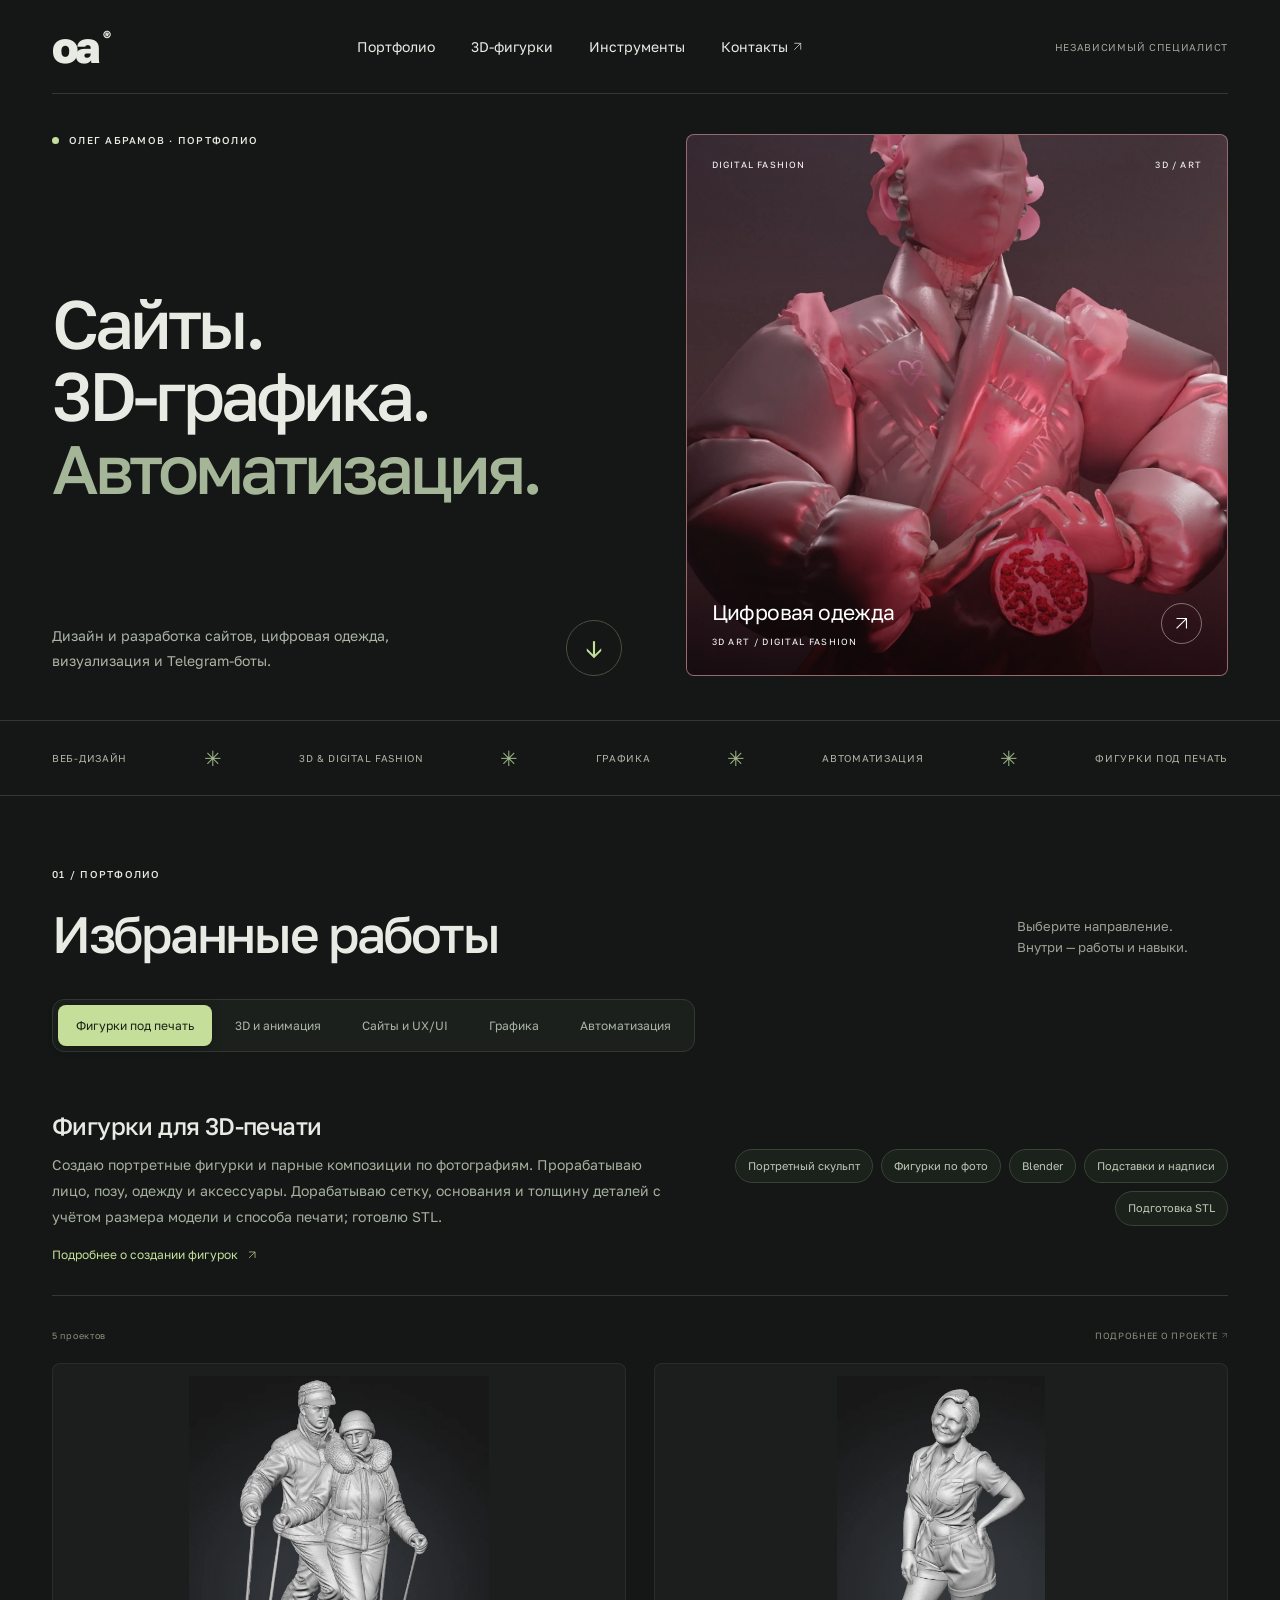
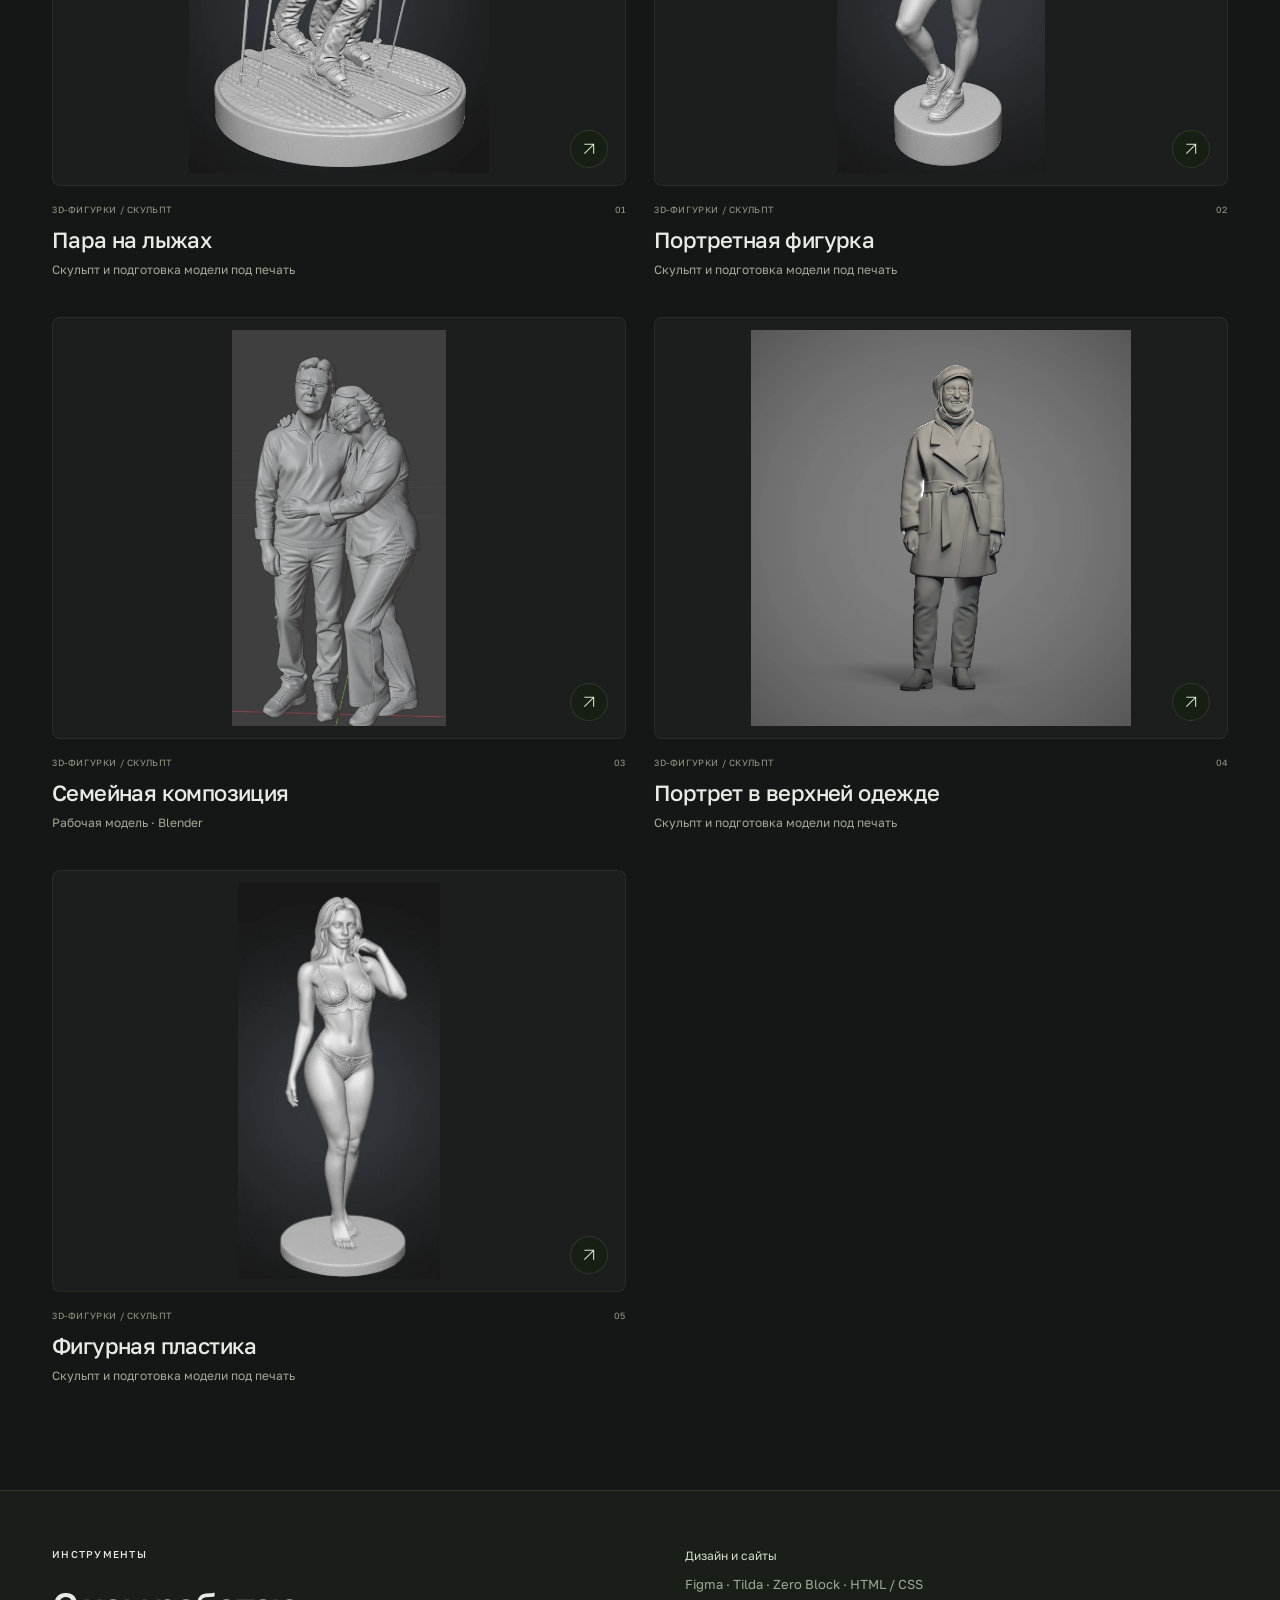
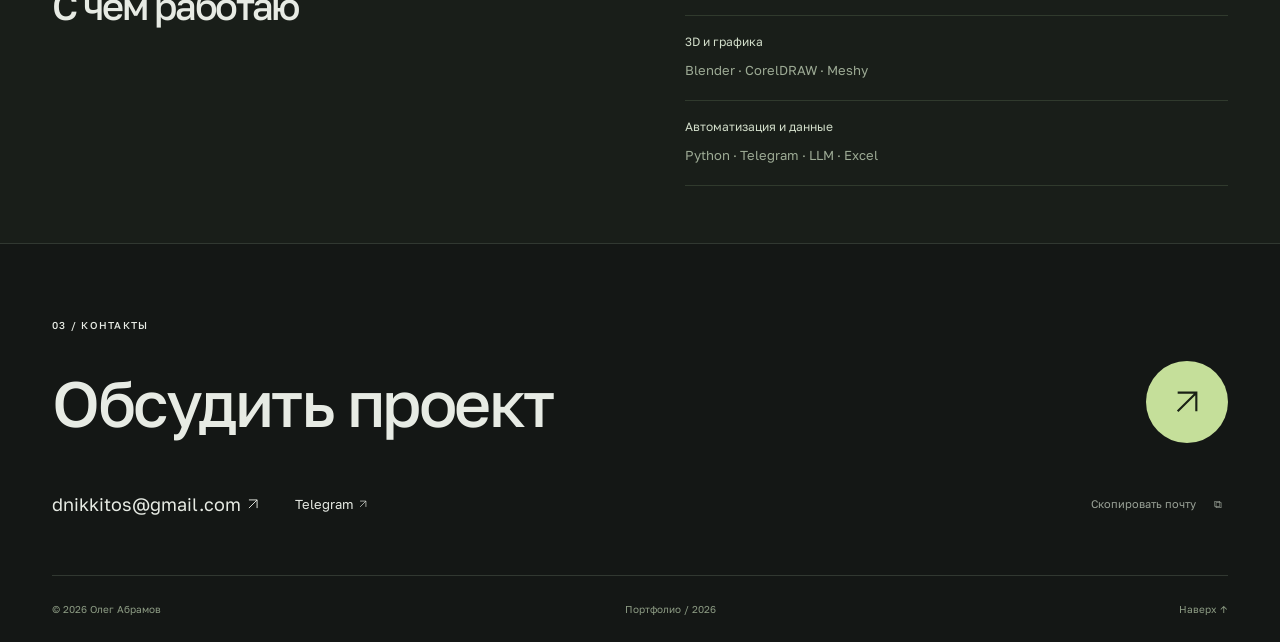
<file: index.html>
<!doctype html><html lang="ru"><head><meta charset="utf-8"><meta name="viewport" content="width=device-width, initial-scale=1"><meta name="description" content="Портфолио Олега Абрамова: сайты, 3D-визуализация, цифровая одежда, графика и автоматизация."><meta name="theme-color" content="#141715"><title>Олег Абрамов — дизайн, 3D и разработка</title><link rel="icon" href="favicon.svg"><link rel="stylesheet" href="style.css"><script src="projects.js" defer></script><script src="app.js" defer></script></head><body>
<header class="header wrap"><a class="brand" href="#" aria-label="На главную">oa<span>®</span></a><nav aria-label="Главная навигация"><a href="#work">Портфолио</a><a href="figurines.html">3D-фигурки</a><a href="#about" class="nav-tools">Инструменты</a><a href="#contact">Контакты <span>↗</span></a></nav><span class="header-note">НЕЗАВИСИМЫЙ СПЕЦИАЛИСТ</span></header>
<main><section class="hero wrap"><div class="hero-copy"><p class="eyebrow"><span class="dot"></span> ОЛЕГ АБРАМОВ · ПОРТФОЛИО</p><h1>Сайты.<br>3D-графика.<br><span>Автоматизация.</span></h1><div class="hero-bottom"><p>Дизайн и разработка сайтов, цифровая одежда,<br>визуализация и Telegram-боты.</p><a class="round-link" href="#work" aria-label="Перейти к работам">↓</a></div></div><a class="hero-art" href="#work" aria-label="Посмотреть 3D-проекты"><img src="assets/059_8AD25FE9-8E2F-4C19-8.webp" alt="Цифровой fashion-образ: скульптурный розовый костюм" fetchpriority="high"><span class="hero-top">DIGITAL FASHION <b>3D / ART</b></span><span class="hero-caption"><span>Цифровая одежда<small>3D ART / DIGITAL FASHION</small></span><span class="arrow-circle">↗</span></span></a></section>
<div class="disciplines"><div class="wrap discipline-inner"><span>ВЕБ-ДИЗАЙН</span><i>✳</i><span>3D & DIGITAL FASHION</span><i>✳</i><span>ГРАФИКА</span><i>✳</i><span>АВТОМАТИЗАЦИЯ</span><i>✳</i><span>ФИГУРКИ ПОД ПЕЧАТЬ</span></div></div>
<section class="work wrap" id="work"><div class="section-head"><div><p class="eyebrow">01 / ПОРТФОЛИО</p><h2>Избранные работы</h2></div><p class="section-note">Выберите направление.<br>Внутри — работы и навыки.</p></div><div class="filters" role="tablist" aria-label="Направления портфолио"><button id="tab-print" role="tab" aria-controls="portfolio-panel" class="active" data-filter="print" aria-selected="true" tabindex="0">Фигурки под печать</button><button id="tab-3d" role="tab" aria-controls="portfolio-panel" class="" data-filter="3d" aria-selected="false" tabindex="-1">3D и анимация</button><button id="tab-web" role="tab" aria-controls="portfolio-panel" class="" data-filter="web" aria-selected="false" tabindex="-1">Сайты и UX/UI</button><button id="tab-graphic" role="tab" aria-controls="portfolio-panel" class="" data-filter="graphic" aria-selected="false" tabindex="-1">Графика</button><button id="tab-auto" role="tab" aria-controls="portfolio-panel" class="" data-filter="auto" aria-selected="false" tabindex="-1">Автоматизация</button></div><div id="portfolio-panel" role="tabpanel" aria-labelledby="tab-print"><div id="tab-intro" class="tab-intro"></div><div class="results-row"><span id="result-label" aria-live="polite">5 проектов</span><span>ПОДРОБНЕЕ О ПРОЕКТЕ ↗</span></div><div class="project-grid" id="projects"></div></div></section>
<section class="about" id="about"><div class="wrap instruments"><div><p class="eyebrow">ИНСТРУМЕНТЫ</p><h2>С чем работаю</h2></div><div class="instrument-list"><div><span>Дизайн и сайты</span><p>Figma · Tilda · Zero Block · HTML / CSS</p></div><div><span>3D и графика</span><p>Blender · CorelDRAW · Meshy</p></div><div><span>Автоматизация и данные</span><p>Python · Telegram · LLM · Excel</p></div></div></div></section>
<section id="contact" class="contact wrap"><p class="eyebrow">03 / КОНТАКТЫ</p><div class="contact-row"><h2>Обсудить проект</h2><a class="contact-arrow" href="mailto:dnikkitos@gmail.com" aria-label="Написать Олегу">↗</a></div><div class="contact-bottom"><a href="mailto:dnikkitos@gmail.com">dnikkitos@gmail.com ↗</a><a href="https://t.me/StalkQersk" target="_blank" rel="noopener noreferrer">Telegram ↗</a><button id="copy-email">Скопировать почту <span>⧉</span></button></div></section></main><footer class="wrap"><span>© 2026 Олег Абрамов</span><span>Портфолио / 2026</span><a href="#">Наверх ↑</a></footer>
<dialog id="project-dialog" aria-labelledby="modal-title"><button class="close-dialog" aria-label="Закрыть проект">✕</button><div id="modal-content"></div></dialog><dialog id="lightbox" aria-label="Просмотр изображения"><button class="close-lightbox" aria-label="Закрыть изображение">✕</button><button class="light-nav prev" aria-label="Предыдущее изображение">←</button><figure><img alt=""><figcaption></figcaption></figure><button class="light-nav next" aria-label="Следующее изображение">→</button></dialog><div class="toast" role="status" id="toast"></div></body></html>
</file>
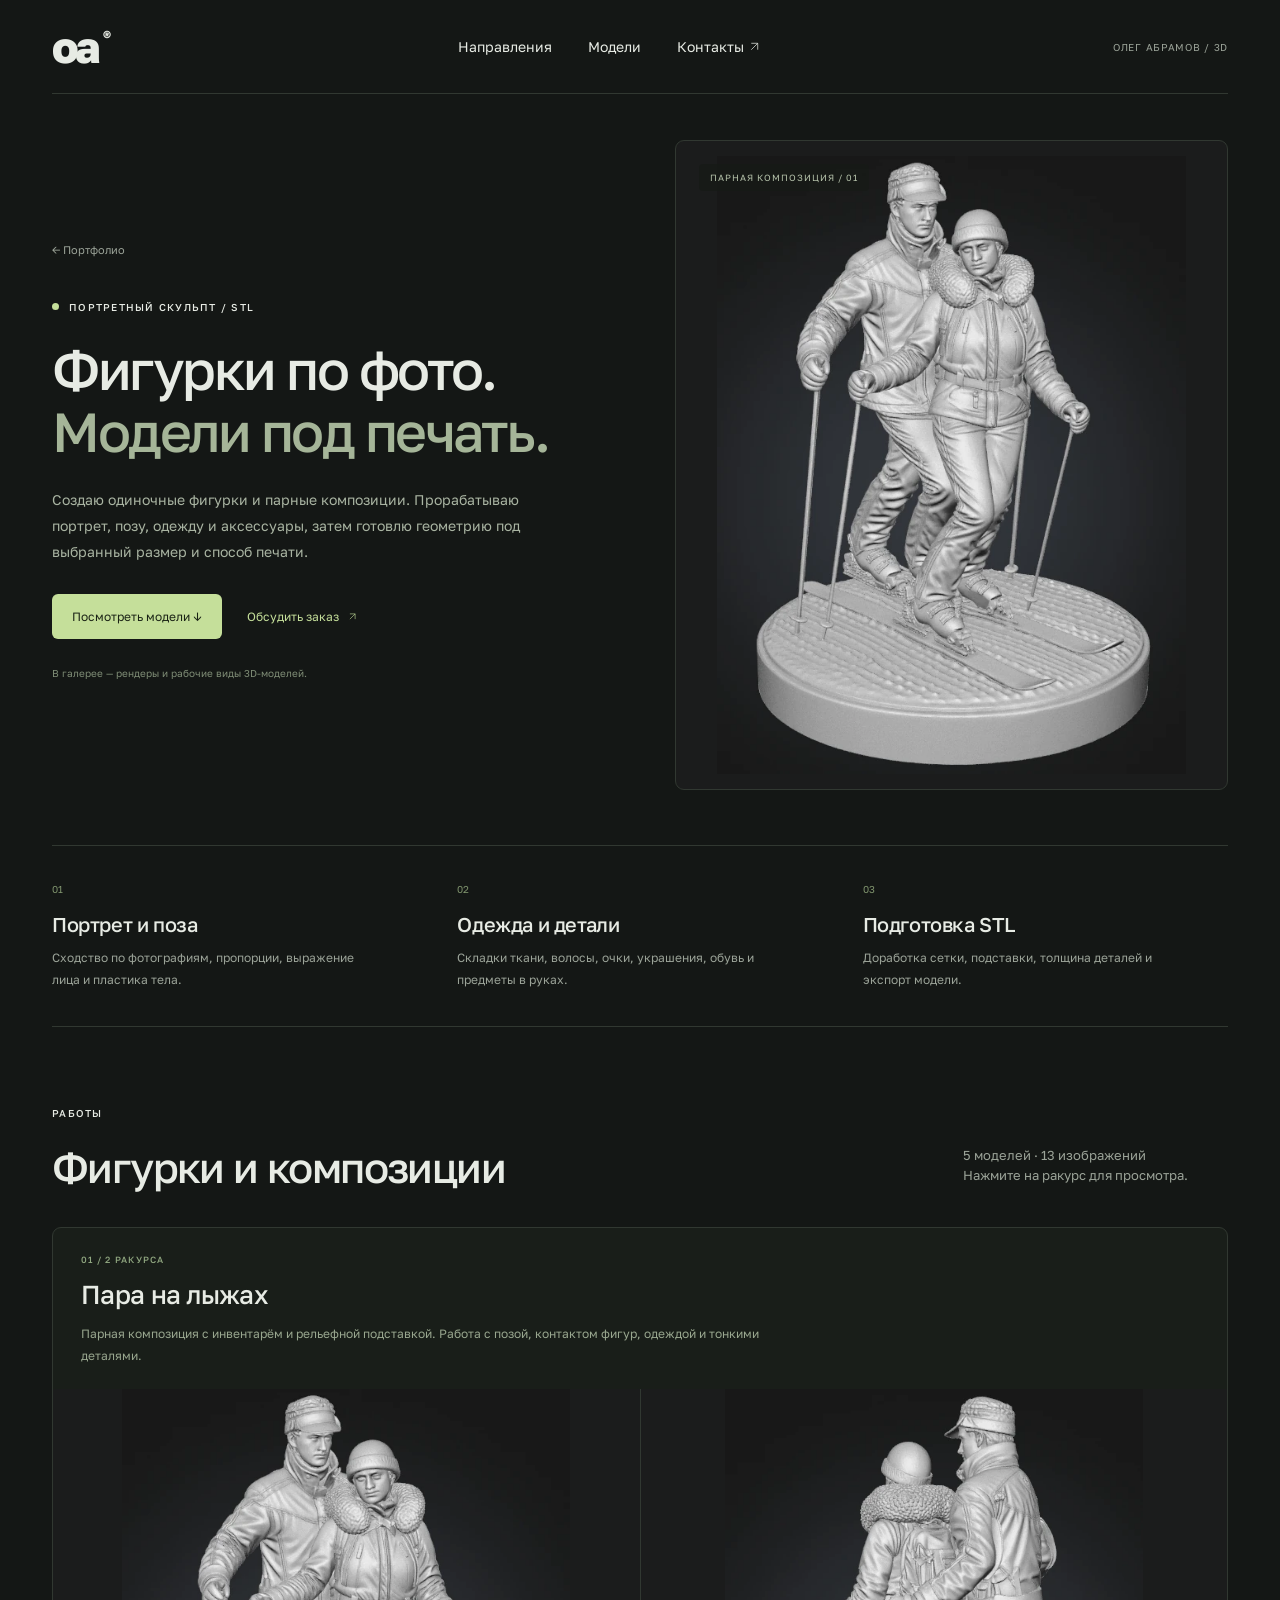
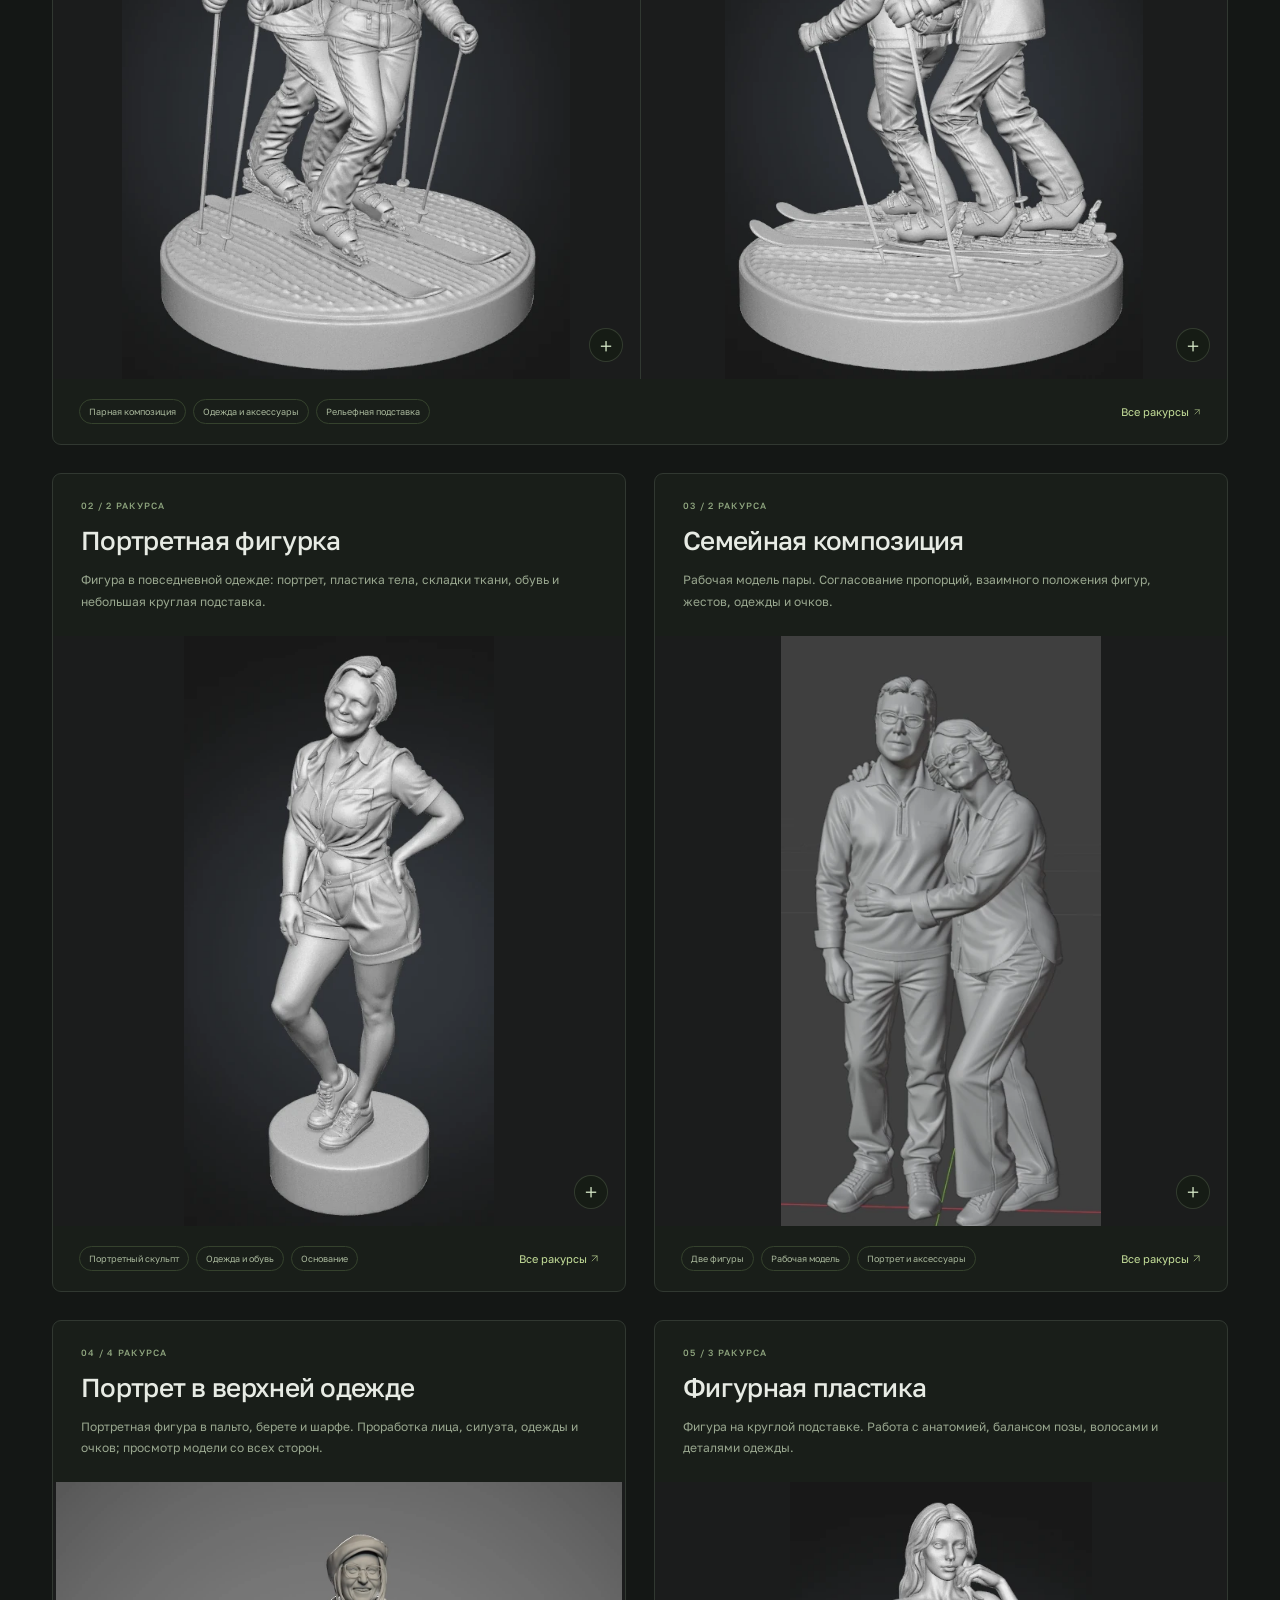
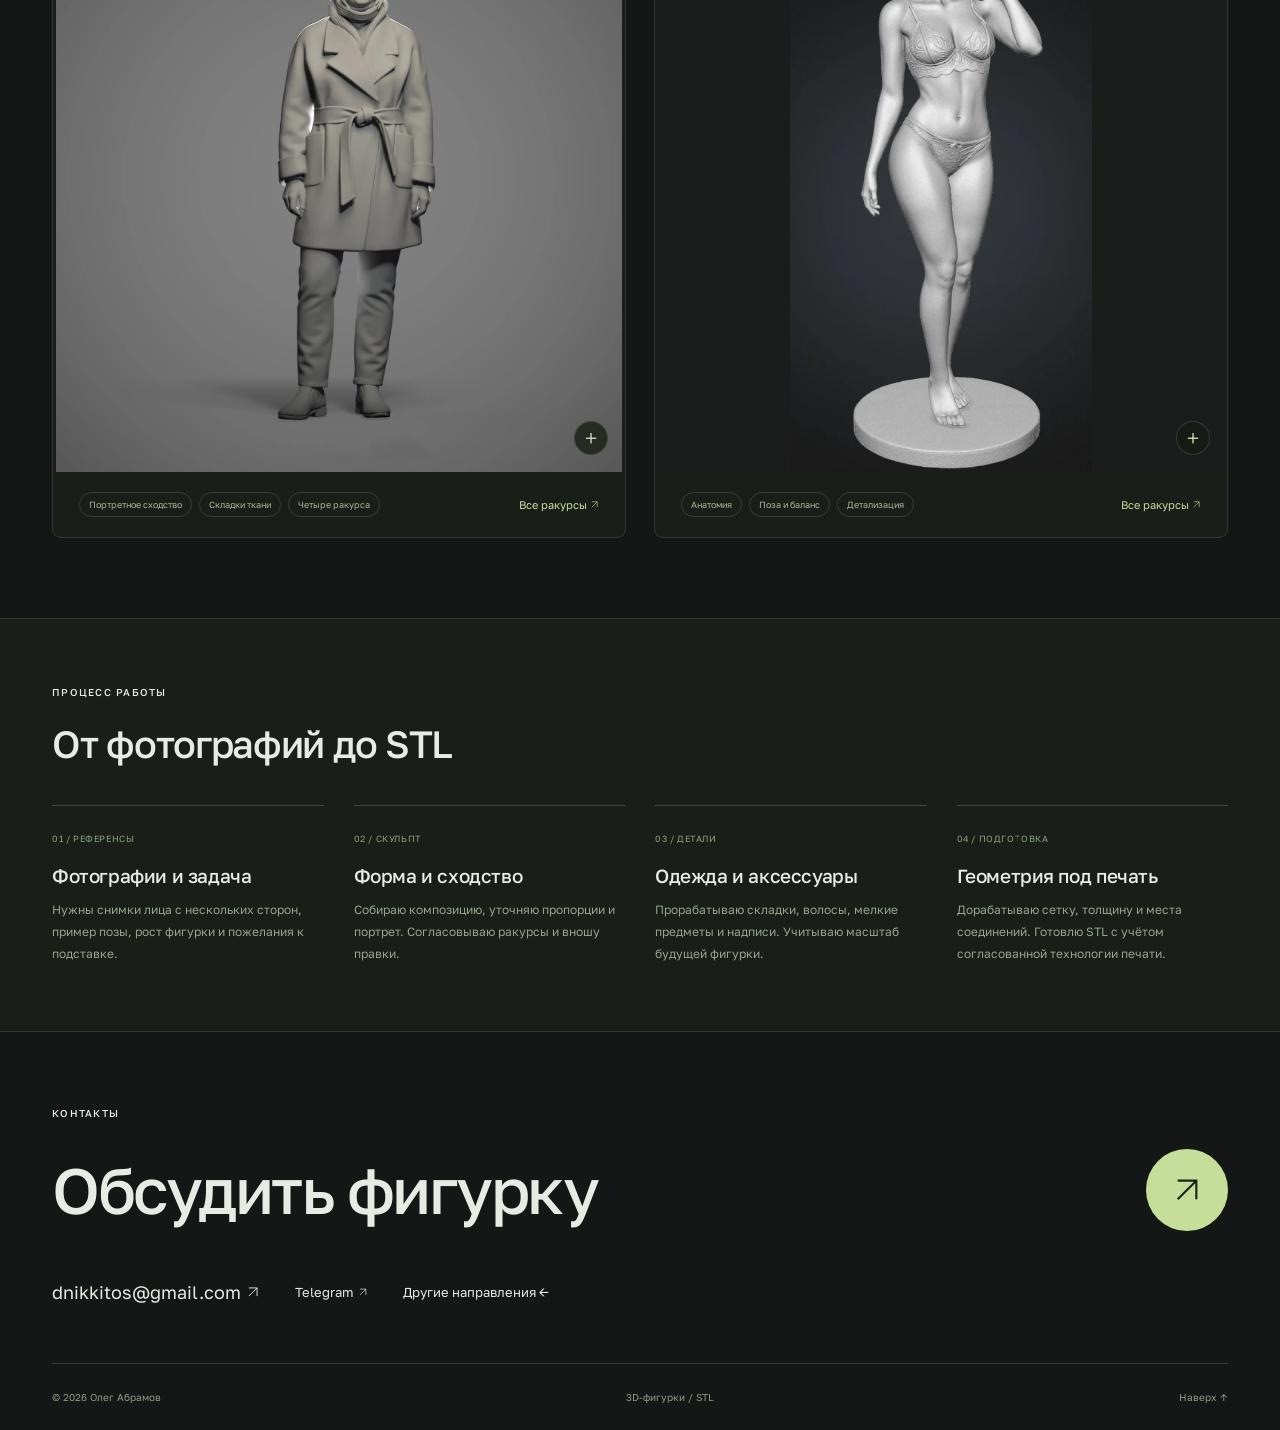
<file: figurines.html>
<!doctype html><html lang="ru"><head><meta charset="utf-8"><meta name="viewport" content="width=device-width,initial-scale=1"><meta name="theme-color" content="#141715"><meta name="description" content="Портретные 3D-фигурки по фотографиям: скульпт, парные композиции, одежда, аксессуары и подготовка STL. Портфолио Олега Абрамова."><title>3D-фигурки под печать — Олег Абрамов</title><link rel="icon" href="favicon.svg"><link rel="stylesheet" href="style.css"><script src="figurine-data.js" defer></script><script src="figurines.js" defer></script></head><body class="figurine-page"><header class="header wrap"><a class="brand" href="index.html" aria-label="Портфолио Олега Абрамова">oa<span>®</span></a><nav aria-label="Главная навигация"><a href="index.html#work">Направления</a><a href="#models">Модели</a><a href="#contact">Контакты <span class="icon-arrow" aria-hidden="true"></span></a></nav><span class="header-note">ОЛЕГ АБРАМОВ / 3D</span></header><main>
<section class="figure-hero wrap"><div class="figure-intro"><a class="back-link" href="index.html#work">← Портфолио</a><p class="eyebrow"><span class="dot"></span> ПОРТРЕТНЫЙ СКУЛЬПТ / STL</p><h1>Фигурки по фото.<br><span>Модели под печать.</span></h1><p class="figure-description">Создаю одиночные фигурки и парные композиции. Прорабатываю портрет, позу, одежду и аксессуары, затем готовлю геометрию под выбранный размер и способ печати.</p><div class="figure-actions"><a class="solid-link" href="#models">Посмотреть модели ↓</a><a class="text-link" href="mailto:dnikkitos@gmail.com">Обсудить заказ <span class="icon-arrow" aria-hidden="true"></span></a></div><p class="figure-media-note">В галерее — рендеры и рабочие виды 3D-моделей.</p></div><div class="figure-hero-image"><img src="assets/figurine-skiers-01.webp" alt="Парная фигурка лыжников на рельефной подставке" fetchpriority="high"><span>ПАРНАЯ КОМПОЗИЦИЯ / 01</span></div></section>
<section class="figure-skills wrap" aria-label="Навыки"><div><span>01</span><h2>Портрет и поза</h2><p>Сходство по фотографиям, пропорции, выражение лица и пластика тела.</p></div><div><span>02</span><h2>Одежда и детали</h2><p>Складки ткани, волосы, очки, украшения, обувь и предметы в руках.</p></div><div><span>03</span><h2>Подготовка STL</h2><p>Доработка сетки, подставки, толщина деталей и экспорт модели.</p></div></section>
<section class="figure-models wrap" id="models"><div class="section-head"><div><p class="eyebrow">РАБОТЫ</p><h2>Фигурки и композиции</h2></div><p class="section-note">5 моделей · 13 изображений<br>Нажмите на ракурс для просмотра.</p></div><div class="figure-projects" id="figure-projects"></div></section>
<section class="figure-process"><div class="wrap"><p class="eyebrow">ПРОЦЕСС РАБОТЫ</p><h2>От фотографий до STL</h2><div class="figure-process-grid"><div><span>01 / РЕФЕРЕНСЫ</span><h3>Фотографии и задача</h3><p>Нужны снимки лица с нескольких сторон, пример позы, рост фигурки и пожелания к подставке.</p></div><div><span>02 / СКУЛЬПТ</span><h3>Форма и сходство</h3><p>Собираю композицию, уточняю пропорции и портрет. Согласовываю ракурсы и вношу правки.</p></div><div><span>03 / ДЕТАЛИ</span><h3>Одежда и аксессуары</h3><p>Прорабатываю складки, волосы, мелкие предметы и надписи. Учитываю масштаб будущей фигурки.</p></div><div><span>04 / ПОДГОТОВКА</span><h3>Геометрия под печать</h3><p>Дорабатываю сетку, толщину и места соединений. Готовлю STL с учётом согласованной технологии печати.</p></div></div></div></section>
<section id="contact" class="contact wrap"><p class="eyebrow">КОНТАКТЫ</p><div class="contact-row"><h2>Обсудить фигурку</h2><a class="contact-arrow" href="mailto:dnikkitos@gmail.com" aria-label="Написать Олегу"><span class="icon-arrow" aria-hidden="true"></span></a></div><div class="contact-bottom"><a href="mailto:dnikkitos@gmail.com">dnikkitos@gmail.com <span class="icon-arrow" aria-hidden="true"></span></a><a href="https://t.me/StalkQersk" target="_blank" rel="noopener noreferrer">Telegram <span class="icon-arrow" aria-hidden="true"></span></a><a href="index.html#work">Другие направления ←</a></div></section></main><footer class="wrap"><span>© 2026 Олег Абрамов</span><span>3D-фигурки / STL</span><a href="#">Наверх ↑</a></footer><dialog id="figure-lightbox" aria-label="Просмотр модели"><button class="figure-light-close" aria-label="Закрыть изображение">✕</button><button class="light-nav prev" aria-label="Предыдущий ракурс">←</button><figure><img alt=""><figcaption></figcaption></figure><button class="light-nav next" aria-label="Следующий ракурс">→</button></dialog></body></html>
</file>
<file: style.css>
@import url('https://fonts.googleapis.com/css2?family=Golos+Text:wght@400;450;500;550;600;650;700;750;800;900&display=swap');
:root{--bg:#f4f4ef;--ink:#20231f;--muted:#74776e;--line:#d8dad0;--accent:#d1ef78}*{box-sizing:border-box}html{scroll-behavior:smooth;scroll-padding-top:35px}body{margin:0;background:var(--bg);color:var(--ink);font-family:'Golos Text',Arial,sans-serif;-webkit-font-smoothing:antialiased}body:has(dialog[open]){overflow:hidden}a{color:inherit;text-decoration:none}button{font:inherit;color:inherit;cursor:pointer}button,a{-webkit-tap-highlight-color:transparent}button:focus-visible,a:focus-visible{outline:2px solid #627c26;outline-offset:5px}img{display:block;max-width:100%}.wrap{width:calc(100% - 104px);max-width:1440px;margin:auto}.header{height:105px;display:flex;align-items:center;justify-content:space-between;border-bottom:1px solid var(--line)}.brand{font-size:44px;font-weight:800;letter-spacing:-5px;line-height:1}.brand span{font-size:13px;letter-spacing:0;position:relative;top:-23px;left:6px}nav{display:flex;gap:36px;font-size:14px}nav a:hover{color:#768c41}.header-note{font-size:10px;letter-spacing:1px;color:var(--muted)}.hero{display:grid;grid-template-columns:1.06fr 1fr;gap:60px;padding-top:47px;padding-bottom:49px}.eyebrow{font-size:10px;font-weight:500;letter-spacing:1.25px;margin:0 0 25px;display:flex;align-items:center;gap:10px}.dot{width:7px;height:7px;background:#7b983d;border-radius:50%}h1{font-size:clamp(64px,7.4vw,116px);letter-spacing:-7px;line-height:.99;font-weight:500;margin:40px 0 40px}h1>span{color:#929887}.hero-copy{display:flex;flex-direction:column;justify-content:space-between}.hero-bottom{display:flex;align-items:center;justify-content:space-between;max-width:475px}.hero-bottom p{font-size:15px;line-height:1.65;margin:0}.round-link{height:56px;width:56px;border:1px solid #bfc4b5;border-radius:50%;display:grid;place-items:center;font-size:24px;transition:background .2s}.round-link:hover{background:var(--accent)}.hero-art{position:relative;min-height:570px;background:#936368;overflow:hidden;border-radius:3px}.hero-art>img{height:100%;width:100%;object-fit:cover;transition:transform .7s}.hero-art:hover>img{transform:scale(1.025)}.hero-art:after{position:absolute;content:'';inset:0;background:linear-gradient(180deg,#0003,transparent 30%,transparent 55%,#0009);pointer-events:none}.hero-top,.hero-caption{position:absolute;left:25px;right:25px;z-index:1;color:#fff}.hero-top{top:24px;display:flex;justify-content:space-between;font-size:9px;letter-spacing:1.2px}.hero-top b{font-weight:400}.hero-caption{bottom:28px;display:flex;justify-content:space-between;align-items:center;font-size:23px;letter-spacing:-.6px}.hero-caption small{display:block;font-size:9px;letter-spacing:1.3px;margin-top:11px}.arrow-circle{width:41px;height:41px;border:1px solid #fff6;border-radius:50%;display:grid;place-items:center;font-size:22px}.disciplines{border-block:1px solid var(--line)}.discipline-inner{min-height:74px;display:flex;align-items:center;justify-content:space-between;gap:20px;font-size:10px;letter-spacing:.7px}.discipline-inner i{font-size:21px;font-style:normal;color:#8c9878}.work{padding-top:95px;padding-bottom:105px}.section-head{display:flex;align-items:flex-end;justify-content:space-between;margin-bottom:43px}h2{font-size:clamp(34px,3.4vw,54px);line-height:1.12;font-weight:500;letter-spacing:-2.3px;margin:0}.section-note{font-size:13px;line-height:1.6;margin:0 40px 5px 0;color:var(--muted)}.filters{display:flex;flex-wrap:wrap;gap:8px;border-bottom:1px solid var(--line);padding-bottom:23px}.filters button{padding:12px 19px;border:1px solid var(--line);border-radius:30px;background:transparent;font-size:12px;transition:background .2s,border-color .2s}.filters button:hover{border-color:#8c9878}.filters button.active{background:var(--ink);color:#fff;border-color:var(--ink)}sup{font-size:8px;margin-left:5px}.results-row{display:flex;justify-content:space-between;font-size:9px;color:var(--muted);letter-spacing:.7px;margin:22px 0}.project-grid{display:grid;grid-template-columns:repeat(2,minmax(0,1fr));gap:43px 25px}.project-card{min-width:0;animation:appear .4s ease both}.card-button{display:block;width:100%;border:0;background:none;padding:0;text-align:left}.card-visual{aspect-ratio:1.36;background:#e9eae3;position:relative;overflow:hidden;border-radius:3px}.card-visual>img{height:100%;width:100%;object-fit:cover;transition:transform .65s}.card-button:hover .card-visual>img{transform:scale(1.035)}.view-arrow{position:absolute;right:17px;bottom:17px;background:var(--bg);height:38px;width:38px;display:grid;place-items:center;border-radius:50%;font-size:20px;transition:transform .3s}.card-button:hover .view-arrow{transform:rotate(45deg);background:var(--accent)}.card-meta{display:flex;justify-content:space-between;font-size:8px;letter-spacing:1px;color:var(--muted);margin:18px 0 11px}.card-title{font-size:23px;font-weight:500;letter-spacing:-.6px;margin:0 0 7px}.card-sub{margin:0;font-size:12px;color:var(--muted)}.onmi .card-visual{background:#111215}.onmi .card-visual img{object-fit:contain;padding:35px}.craft .card-visual{background:#542b30}.craft .card-visual img{opacity:.54;object-position:center}.craft .visual-type{position:absolute;top:30px;left:33px;color:#fff;font-size:11px;letter-spacing:2px}.craft .visual-title{position:absolute;bottom:48px;left:33px;color:#fff;font-family:Georgia,serif;font-size:48px;line-height:1}.typographic{padding:36px;display:flex;flex-direction:column;justify-content:space-between;height:100%;background:#dfe6d9}.type-kicker{font-size:9px;letter-spacing:2px}.type-title{font-size:clamp(30px,3.7vw,57px);line-height:1;letter-spacing:-2px;font-weight:500}.type-foot{font-size:10px;letter-spacing:.7px;display:flex;justify-content:space-between}.type-symbol{font-size:85px;font-weight:400;align-self:flex-end;line-height:.7}.bot .typographic{background:#273c36;color:#e6f1d7}.desk .typographic{background:#292d36;color:#e9dfce}.data .typographic{background:#d5d3e5;color:#312f46}.nova .typographic{background:#e4e9ca;color:#3c4732}.mk3 .typographic{background:#d0d4cf}.diag .typographic{background:#dbe5e8;color:#2d4552}.about{background:#e8eae1;padding:87px 0}.about-grid{display:grid;grid-template-columns:1fr 1fr;gap:100px}.about-intro{font-size:15px;line-height:1.8;max-width:460px;margin:30px 0}.tools{display:flex;flex-wrap:wrap;gap:8px}.tools span{font-size:10px;border:1px solid #c3c9b9;padding:8px 12px;border-radius:30px}.steps>div{border-top:1px solid #c5ccbc;padding:25px 0;display:grid;grid-template-columns:40px 1fr}.steps span{font-size:10px;color:var(--muted);padding-top:5px}.steps h3{font-size:20px;letter-spacing:-.5px;margin:0;font-weight:500}.steps p{grid-column:2;font-size:12px;line-height:1.7;color:#6d7566;max-width:340px;margin:12px 0 2px}.contact{padding-top:95px;padding-bottom:60px}.contact-row{display:flex;align-items:center;justify-content:space-between;margin:36px 0 50px}.contact h2{font-size:clamp(40px,5.9vw,90px);letter-spacing:-4px}.contact h2 span{color:#929887}.contact-arrow{width:105px;height:105px;border-radius:50%;display:grid;place-items:center;font-size:54px;background:var(--accent);transition:transform .3s}.contact-arrow:hover{transform:rotate(45deg)}.contact-bottom{display:flex;gap:35px;align-items:center;font-size:13px}.contact-bottom>a:first-child{font-size:18px}.contact-bottom button{margin-left:auto;background:none;border:0;font-size:11px;color:var(--muted)}.contact-bottom button span{margin-left:15px}footer{padding-block:27px;display:flex;justify-content:space-between;font-size:10px;color:var(--muted);border-top:1px solid var(--line)}dialog{border:0;color:var(--ink);background:var(--bg);padding:0;width:min(1100px,calc(100vw - 40px));max-height:92dvh;border-radius:4px}dialog::backdrop{background:#131810b8;backdrop-filter:blur(5px)}.close-dialog,.close-lightbox{position:sticky;float:right;top:17px;right:17px;margin:17px 17px 0 0;width:40px;height:40px;border-radius:50%;background:var(--ink);color:#fff;border:0;z-index:3}.modal-info{padding:55px 55px 35px}.modal-info h2{font-size:46px;max-width:850px;margin:16px 0 18px}.modal-info>p{font-size:15px;line-height:1.8;max-width:720px;color:#697060}.modal-tags{display:flex;gap:7px;flex-wrap:wrap;margin:24px 0}.modal-tags span{border:1px solid var(--line);padding:7px 12px;border-radius:20px;font-size:10px}.modal-info ul{padding-left:17px;line-height:2;font-size:13px}.case-link{display:inline-block;padding:13px 18px;background:var(--ink);color:white;font-size:12px;margin-top:10px;border-radius:3px}.case-status{font-size:11px;color:var(--muted)}.media-grid{display:grid;grid-template-columns:repeat(2,minmax(0,1fr));gap:12px;padding:12px}.media-button{padding:0;border:0;background:#e5e7e0;position:relative;cursor:zoom-in}.media-button img{width:100%;height:400px;object-fit:contain}.media-grid video{width:100%;height:400px;object-fit:contain;background:#101210}.gallery-note{padding:0 55px 20px;font-size:11px;color:var(--muted)}#lightbox{width:96vw;height:96dvh;max-width:none;max-height:none;background:#131710;color:#fff;overflow:hidden}#lightbox figure{margin:0;display:flex;align-items:center;justify-content:center;flex-direction:column;height:100%;padding:50px 70px}#lightbox img{max-height:calc(100% - 30px);width:100%;object-fit:contain}#lightbox figcaption{font-size:10px;margin-top:15px;color:#aeb5a7}.light-nav{position:absolute;top:48%;background:#ffffff15;color:#fff;width:44px;height:44px;border:1px solid #ffffff30;border-radius:50%;font-size:20px}.prev{left:15px}.next{right:15px}.toast{position:fixed;bottom:25px;left:50%;transform:translate(-50%,20px);opacity:0;pointer-events:none;background:var(--ink);color:white;padding:15px 22px;border-radius:40px;font-size:12px;transition:.2s;z-index:30}.toast.show{opacity:1;transform:translate(-50%,0)}@keyframes appear{from{opacity:0;transform:translateY(12px)}to{opacity:1;transform:translateY(0)}}
@media(min-width:1500px){.hero-art{min-height:650px}}@media(max-width:1000px){.wrap{width:calc(100% - 56px)}.header-note{display:none}.hero{gap:28px}.hero-art{min-height:490px}h1{letter-spacing:-5px}.hero-caption{font-size:19px}.discipline-inner{gap:12px;font-size:8px}.about-grid{gap:45px}.section-note{margin-right:0}.filters button{font-size:11px;padding:10px 15px}.contact-bottom{gap:20px}.card-title{font-size:21px}}@media(max-width:680px){.wrap{width:calc(100% - 36px)}.header{height:78px}.brand{font-size:37px}nav{gap:21px;font-size:12px}.hero{grid-template-columns:1fr;padding-top:32px;gap:30px;padding-bottom:30px}.hero .eyebrow{font-size:9px;margin-bottom:0}h1{font-size:77px;letter-spacing:-5px;line-height:.96;margin:32px 0}.hero-bottom{max-width:none}.hero-bottom p{font-size:13px}.hero-art{min-height:450px;height:115vw;max-height:600px}.discipline-inner{flex-wrap:wrap;justify-content:center;padding-block:19px;gap:14px;font-size:8px;min-height:0}.discipline-inner i{font-size:13px}.discipline-inner i:nth-last-of-type(1){display:none}.work{padding-top:57px;padding-bottom:58px}.section-head{display:block;margin-bottom:29px}h2{font-size:33px;letter-spacing:-1.5px}.section-note{margin-top:21px;font-size:12px}.section-note br{display:none}.filters{gap:6px;padding-bottom:18px}.filters button{padding:10px 12px;font-size:10px}.results-row{font-size:8px}.results-row>span:last-child{max-width:165px;text-align:right;font-size:7px}.project-grid{grid-template-columns:1fr;gap:30px}.card-title{font-size:23px}.card-meta{margin-top:14px}.card-visual{aspect-ratio:1.22}.typographic{padding:30px}.type-title{font-size:45px}.about{padding:52px 0}.about-grid{grid-template-columns:1fr;gap:38px}.about-intro{font-size:14px}.steps h3{font-size:20px}.contact{padding-top:58px;padding-bottom:38px}.contact-row{margin:24px 0 30px;align-items:flex-end}.contact h2{font-size:39px;letter-spacing:-2px}.contact-arrow{width:55px;height:55px;font-size:30px;flex-shrink:0;margin-left:5px}.contact-bottom{flex-wrap:wrap;gap:20px;font-size:12px}.contact-bottom>a:first-child{width:100%;font-size:20px}.contact-bottom button{font-size:10px}footer{font-size:9px;gap:15px}footer>span:nth-child(2){display:none}dialog{width:calc(100vw - 16px);max-height:96dvh}.modal-info{padding:52px 22px 22px}.modal-info h2{font-size:31px}.modal-info>p{font-size:13px}.media-grid{grid-template-columns:1fr;padding:8px;gap:8px}.media-button img,.media-grid video{height:340px}.gallery-note{padding:0 22px 15px}#lightbox figure{padding:55px 35px}.light-nav{width:32px;height:32px;font-size:16px}.prev{left:4px}.next{right:4px}}@media(prefers-reduced-motion:reduce){html{scroll-behavior:auto}*,*:before,*:after{animation:none!important;transition:none!important}}
.icon-arrow{display:inline-block;width:.8em;height:.8em;background:currentColor;mask:url("data:image/svg+xml,%3Csvg xmlns='http://www.w3.org/2000/svg' viewBox='0 0 24 24'%3E%3Cpath d='M5 19 19 5M5 5h14v14' fill='none' stroke='black' stroke-width='1.6'/%3E%3C/svg%3E") center/contain no-repeat;vertical-align:baseline}
@media(max-width:680px){h1{font-size:clamp(59px,19.5vw,77px)}}
/* Refined spacing and quieter hierarchy. */
.header{height:94px}.hero{gap:64px;padding-top:40px;padding-bottom:44px}.hero-art{min-height:530px}.hero h1{font-size:clamp(64px,7vw,105px);letter-spacing:-6px;margin-block:35px}.work{padding-top:78px}.section-head{margin-bottom:36px}.section-head h2{font-size:clamp(34px,4vw,58px)}.section-note{max-width:260px}.card-meta{font-size:9px;letter-spacing:.6px}.project-grid{gap:38px 28px}.card-visual{border-radius:5px}.card-title{font-size:22px}.card-sub{line-height:1.6}.hero-caption{font-size:21px}.header-note{letter-spacing:.7px}.media-grid:has(>.media-button:only-child){grid-template-columns:1fr}.media-grid:has(>.media-button:only-child) img{height:auto;max-height:700px}.about{padding-block:73px}.contact{padding-top:78px}
@media(max-width:1000px){.hero{gap:30px}.hero-art{min-height:480px}.hero h1{letter-spacing:-4px}.project-grid{gap:33px 22px}}
@media(max-width:680px){.header{height:76px}.hero{gap:27px;padding-top:30px;padding-bottom:28px}.hero h1{font-size:clamp(59px,19.5vw,77px);letter-spacing:-5px;margin-block:30px}.hero-art{min-height:420px}.work{padding-top:48px}.section-head{margin-bottom:25px}.section-head h2{font-size:35px}.project-grid{gap:29px}.section-note{margin-top:16px}.hero-caption{font-size:19px}.card-meta{font-size:9px}.about{padding-block:48px}.contact{padding-top:50px}}
/* Dark portfolio */
:root{color-scheme:dark;--bg:#141715;--ink:#e7ebe4;--muted:#9ba398;--line:#313831;--accent:#c5df9a}body{background:var(--bg)}.header{border-color:var(--line)}nav a:hover{color:var(--accent)}.dot{background:var(--accent)}.brand{letter-spacing:-4px}.hero{grid-template-columns:1.05fr 1fr}.hero h1{font-size:clamp(43px,5.35vw,79px);letter-spacing:-4px;line-height:1.06}.hero h1>span{color:#a5b598}.hero-bottom{max-width:none;gap:18px}.hero-bottom p{font-size:14px;line-height:1.8;color:#abb4a5}.hero-art{min-height:520px;border:1px solid #ffffff0b;border-radius:8px}.hero-art>img{filter:saturate(.8)}.hero-art:after{background:linear-gradient(180deg,#0002,transparent 30%,transparent 55%,#0008)}.round-link{border-color:#495143;color:var(--accent)}.round-link:hover{color:#141715}.discipline-inner{color:#acb5a6}.discipline-inner i{color:#9db587}.work{padding-top:72px}.section-note{color:var(--muted)}.filters{gap:5px;padding:5px;border:1px solid var(--line);border-radius:12px;background:#1b201c;width:fit-content;max-width:100%}.filters button{border:0;background:transparent;color:#aab4a4;border-radius:8px;padding:13px 18px;transition:color .22s,background .22s,box-shadow .22s}.filters button:hover{background:#242c24;color:#e7ebe4}.filters button.active{background:#c5df9a;color:#192015;box-shadow:0 2px 12px #0003}.filters button:focus-visible{outline-color:#c5df9a}.tab-intro{display:grid;grid-template-columns:1.25fr 1fr;gap:64px;margin:30px 0 34px;padding:29px 0 32px;border-bottom:1px solid var(--line);animation:tab-in .35s ease both}.tab-intro h3{font-size:24px;letter-spacing:-.6px;font-weight:500;margin:0 0 12px}.tab-intro p{font-size:14px;line-height:1.85;max-width:650px;margin:0;color:#a5b09e}.skill-tags{display:flex;align-content:center;align-items:flex-start;justify-content:flex-end;gap:8px;flex-wrap:wrap}.skill-tags span{font-size:11px;line-height:1.5;border:1px solid #394336;border-radius:25px;padding:8px 12px;color:#c0cbb8;background:#1b211b}.results-row{margin-top:0;color:#87927f}.project-card{animation:none;opacity:0;transform:translateY(17px);transition:opacity .65s ease var(--delay,0ms),transform .65s cubic-bezier(.22,.61,.36,1) var(--delay,0ms)}.project-card.in-view{opacity:1;transform:none}.card-visual{background:#20281e;border-radius:8px;border:1px solid #ffffff08}.card-visual>img{transition:transform .75s cubic-bezier(.22,.61,.36,1),filter .5s;filter:saturate(.83)}.card-button:hover .card-visual>img{filter:saturate(1);transform:scale(1.025)}.card-button:hover .card-title{color:var(--accent)}.card-title{transition:color .25s}.view-arrow{background:#172015ed;color:#d7e5cd;border:1px solid #75896940;backdrop-filter:blur(8px)}.card-button:hover .view-arrow{color:#172015}.card-meta{color:#929f8a}.card-sub{color:#a0ad98}.typographic{background:#273225;color:#e4eddb;padding:37px}.bot .typographic{background:#24362f;color:#d5e5cd}.desk .typographic{background:#28302f;color:#d9e2d3}.data .typographic{background:#302e3b;color:#e1d9ee}.nova .typographic{background:#303b26;color:#d7e9c5}.mk3 .typographic{background:#2e3530;color:#d5e0d3}.diag .typographic{background:#25333a;color:#d0e2e6}.type-title{font-size:clamp(32px,4vw,58px)}.type-kicker,.type-foot{opacity:.72}.type-symbol{opacity:.45}.onmi .card-visual{background:#101310}.about{background:#191e19;border-block:1px solid var(--line);padding:57px 0}.instruments{display:grid;grid-template-columns:1fr 1fr;gap:90px}.instruments h2{font-size:38px}.instrument-list>div{padding:18px 0;border-bottom:1px solid #303a2d;display:flex;flex-direction:column;gap:10px}.instrument-list>div:first-child{padding-top:0}.instrument-list span{font-size:12px;color:#d2deca}.instrument-list p{font-size:13px;line-height:1.8;color:#9dab95;margin:0}.contact{padding-top:75px}.contact-row{margin-top:30px}.contact h2{font-size:clamp(38px,5vw,72px);letter-spacing:-2.5px}.contact-arrow{width:82px;height:82px;font-size:40px;color:#192015}.contact-bottom>a:hover{color:var(--accent)}footer{color:#8e9d85}dialog{background:#1a201a;color:#e7ebe4;border:1px solid #3a4634;border-radius:10px}dialog::backdrop{background:#090d09bf}.modal-info>p{color:#a9b79f}.modal-tags span{border-color:#3c4935;color:#c5d4ba}.case-link{background:#c5df9a;color:#172015}.media-button{background:#131813}.media-grid{background:#131813;border-radius:8px}.gallery-note{color:#96a58b}.close-dialog,.close-lightbox{background:#c5df9a;color:#172015}.toast{background:#c5df9a;color:#172015}.brand:hover{color:var(--accent)}.header nav a{transition:color .2s}.hero-copy{animation:hero-in .7s cubic-bezier(.22,.61,.36,1) both}.hero-art{animation:hero-in .8s cubic-bezier(.22,.61,.36,1) .1s both}@keyframes tab-in{from{opacity:0;transform:translateY(7px)}to{opacity:1;transform:none}}@keyframes hero-in{from{opacity:0;transform:translateY(14px)}to{opacity:1;transform:none}}
@media(max-width:1000px){.hero h1{font-size:clamp(40px,5.5vw,65px);letter-spacing:-3px}.hero-art{min-height:450px}.filters button{padding:11px 13px;font-size:11px}.tab-intro{gap:35px}.instruments{gap:50px}.skill-tags{justify-content:flex-start}}
@media(max-width:680px){.hero{grid-template-columns:1fr}.hero h1{font-size:clamp(37px,9.7vw,62px);letter-spacing:-2.7px;line-height:1.1;margin-block:29px}.hero-bottom p{font-size:12px;line-height:1.8}.hero-bottom p br{display:none}.hero-art{min-height:420px}.hero-top{font-size:8px}.hero-caption{font-size:20px}.work{padding-top:48px}.filters{width:100%;flex-wrap:nowrap;overflow-x:auto;scrollbar-width:thin;border-radius:10px;padding:5px;scrollbar-color:#48593b transparent}.filters button{white-space:nowrap;flex-shrink:0;padding:12px 14px;font-size:11px}.tab-intro{grid-template-columns:1fr;gap:21px;margin:20px 0 25px;padding:20px 0 25px}.tab-intro h3{font-size:23px}.tab-intro p{font-size:13px;line-height:1.8}.skill-tags{gap:7px;justify-content:flex-start}.skill-tags span{font-size:10px;padding:7px 10px}.instruments{grid-template-columns:1fr;gap:29px}.instruments h2{font-size:32px}.instrument-list p{font-size:12px}.about{padding-block:44px}.contact h2{font-size:36px;letter-spacing:-1.5px}.contact-arrow{width:55px;height:55px;font-size:29px}.contact-row{align-items:center}.contact{padding-top:48px}.contact-bottom>a:first-child{font-size:19px}.type-title{font-size:45px}}
@media(prefers-reduced-motion:reduce){.project-card{opacity:1;transform:none}.tab-intro,.hero-copy,.hero-art{animation:none!important}}
.text-link{display:inline-flex;align-items:center;gap:9px;font-size:12px;color:var(--accent);margin-top:18px}.figure-hero{display:grid;grid-template-columns:1fr 1fr;gap:70px;padding-block:46px 55px;align-items:center}.figure-intro .eyebrow{margin-top:43px;font-size:10px}.back-link{font-size:11px;color:var(--muted)}.figure-hero h1{font-size:clamp(33px,4.3vw,64px);letter-spacing:-2.5px;line-height:1.13;margin:0 0 25px}.figure-hero h1 span{color:#a5b598}.figure-description{font-size:14px;line-height:1.85;color:#a9b4a2;max-width:490px}.figure-actions{display:flex;gap:25px;align-items:center;flex-wrap:wrap;margin-top:29px}.figure-actions .text-link{margin:0}.solid-link{padding:15px 20px;background:var(--accent);color:#1a2315;border-radius:6px;font-size:12px;transition:background .2s,transform .2s}.solid-link:hover{background:#d8edb5;transform:translateY(-2px)}.figure-media-note{font-size:10px;color:#7f8d76;line-height:1.7;margin-top:26px}.figure-hero-image{height:650px;position:relative;background:#1b1c1c;border:1px solid var(--line);border-radius:9px;overflow:hidden}.figure-hero-image img{width:100%;height:100%;object-fit:contain;padding:15px}.figure-hero-image>span{position:absolute;left:23px;top:23px;font-size:9px;letter-spacing:1px;color:#b7c4ac;background:#171b16bb;padding:8px 11px;border-radius:4px}.figure-skills{display:grid;grid-template-columns:repeat(3,1fr);gap:40px;padding-block:31px 36px;border-block:1px solid var(--line)}.figure-skills>div>span{color:#80956e;font-size:10px}.figure-skills h2{font-size:20px;letter-spacing:-.4px;line-height:1.3;margin:14px 0 10px}.figure-skills p{color:var(--muted);font-size:12px;line-height:1.8;max-width:330px;margin:0}.figure-models{padding-block:80px}.figure-models h2{font-size:42px;letter-spacing:-1.6px}.figure-projects{display:grid;grid-template-columns:1fr 1fr;gap:28px}.figure-case{border:1px solid var(--line);background:#191e19;border-radius:9px;overflow:hidden}.figure-featured{grid-column:1/-1}.figure-case-header{padding:26px 28px 23px}.figure-case-header .eyebrow{font-size:9px;margin-bottom:14px;color:#91a881}.figure-case h3{font-size:26px;letter-spacing:-.7px;font-weight:500;margin:0 0 13px}.figure-case-header p{font-size:12px;line-height:1.8;color:#99a78f;max-width:700px;margin:0}.figure-case-images{display:grid;grid-template-columns:1fr;gap:1px;background:var(--line)}.figure-featured .figure-case-images{grid-template-columns:1fr 1fr}.figure-open{position:relative;display:block;width:100%;padding:0;border:0;background:#1b1c1c;cursor:zoom-in;overflow:hidden}.figure-open img{height:590px;width:100%;object-fit:contain;transition:transform .7s cubic-bezier(.22,.61,.36,1)}.figure-open:hover img{transform:scale(1.025)}.figure-zoom{position:absolute;bottom:17px;right:17px;width:34px;height:34px;border-radius:50%;border:1px solid #71836950;background:#161d14c9;display:grid;place-items:center;font-size:20px;color:#d4e6c6}.figure-case-footer{padding:20px 26px;display:flex;align-items:center;justify-content:space-between;gap:20px}.figure-case-footer>div{display:flex;gap:7px;flex-wrap:wrap}.figure-case-footer>div span{font-size:9px;color:#a8b79b;border:1px solid #35422d;border-radius:20px;padding:6px 9px}.figure-case-footer>button{background:none;border:0;color:var(--accent);font-size:11px;white-space:nowrap;padding:0}.figure-process{padding:67px 0;background:#191e19;border-block:1px solid var(--line)}.figure-process h2{font-size:38px;letter-spacing:-1.3px}.figure-process-grid{display:grid;grid-template-columns:repeat(4,1fr);gap:30px;margin-top:40px}.figure-process-grid>div{border-top:1px solid #3d4a34;padding-top:20px}.figure-process-grid span{font-size:9px;letter-spacing:.6px;color:#8da47d}.figure-process-grid h3{font-size:19px;letter-spacing:-.4px;font-weight:500;margin:18px 0 12px}.figure-process-grid p{font-size:12px;line-height:1.8;color:#95a58b;margin:0}.figure-reveal{opacity:0;transform:translateY(18px);transition:opacity .65s,transform .65s cubic-bezier(.22,.61,.36,1)}.figure-reveal.in-view{opacity:1;transform:none}#figure-lightbox{width:96vw;height:96dvh;max-width:none;max-height:none;background:#101410;color:#e7ebe4;overflow:hidden}#figure-lightbox figure{margin:0;height:100%;padding:45px 70px;display:flex;flex-direction:column;align-items:center;justify-content:center}#figure-lightbox img{height:calc(100% - 30px);max-width:100%;object-fit:contain}#figure-lightbox figcaption{font-size:11px;color:#abb99f;margin-top:15px}.figure-light-close{position:absolute;right:17px;top:17px;width:38px;height:38px;border:0;border-radius:50%;background:var(--accent);color:#1b2515;z-index:2}.project-card:has([data-project^='print-']) .card-visual img{object-fit:contain;background:#1c1d1d;padding:12px}
@media(max-width:1000px){.figure-hero{gap:35px}.figure-hero-image{height:570px}.figure-open img{height:490px}.figure-process-grid{grid-template-columns:1fr 1fr}.figure-case-footer{align-items:flex-start;flex-direction:column;gap:15px}.figure-skills{gap:25px}nav{gap:24px}}
@media(max-width:680px){.nav-tools{display:none}nav{gap:16px;font-size:11px}.figure-hero{grid-template-columns:1fr;gap:28px;padding-block:30px}.figure-intro .eyebrow{margin-top:31px;font-size:9px}.figure-hero h1{font-size:clamp(30px,8.6vw,43px);letter-spacing:-1.8px;margin-bottom:20px}.figure-description{font-size:13px}.figure-actions{gap:18px;margin-top:23px}.figure-actions .text-link{font-size:11px}.solid-link{font-size:11px;padding:13px 15px}.figure-hero-image{height:540px}.figure-skills{grid-template-columns:1fr;gap:25px;padding-block:28px}.figure-skills>div{display:grid;grid-template-columns:25px 1fr;column-gap:10px}.figure-skills h2{font-size:20px;margin:0 0 10px}.figure-skills p{grid-column:2;max-width:none}.figure-skills>div>span{padding-top:5px}.figure-models{padding-block:50px}.figure-models h2{font-size:32px}.figure-projects{grid-template-columns:1fr;gap:23px}.figure-featured{grid-column:auto}.figure-featured .figure-case-images{grid-template-columns:1fr 1fr}.figure-featured .figure-open img{height:310px;padding:4px}.figure-case-header{padding:23px 21px}.figure-case h3{font-size:24px}.figure-case-header p{font-size:12px}.figure-open img{height:500px}.figure-case-footer{padding:19px 21px;gap:17px}.figure-process{padding-block:47px}.figure-process h2{font-size:30px}.figure-process-grid{grid-template-columns:1fr;gap:28px;margin-top:30px}.figure-process-grid h3{margin:13px 0 10px;font-size:20px}#figure-lightbox figure{padding:55px 35px}#figure-lightbox figcaption{font-size:10px}.figurine-page .contact-bottom>a:last-child{font-size:11px}}
@media(prefers-reduced-motion:reduce){.figure-reveal{opacity:1;transform:none}}
</file>
